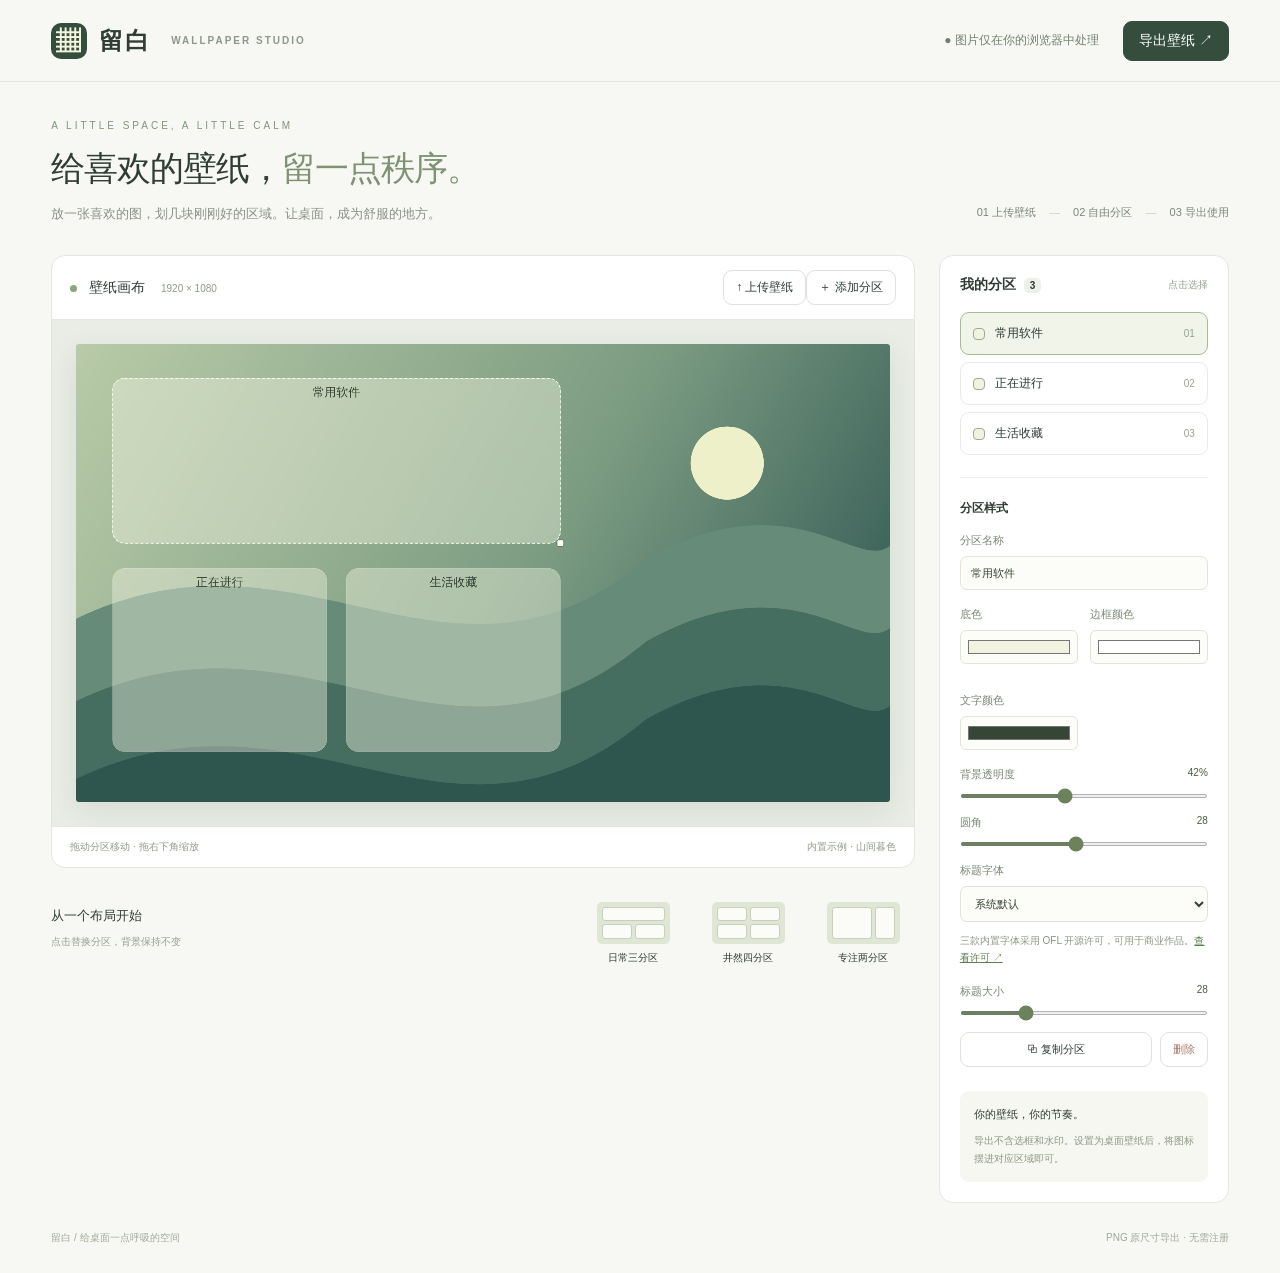
<file: site/index.html>
<!doctype html>
<html lang="zh-CN"><head><meta charset="UTF-8"><meta name="viewport" content="width=device-width,initial-scale=1"><title>留白 · 壁纸分区工坊</title><link rel="stylesheet" href="style.css?v=20260911"></head>
<body><header><a class="brand" href="./"><span class="logo">▦</span> 留白 <small>WALLPAPER STUDIO</small></a><span class="local">● 图片仅在你的浏览器中处理</span><button id="export" class="primary">导出壁纸 ↗</button></header>
<main><section class="intro"><div><p class="eyebrow">A LITTLE SPACE, A LITTLE CALM</p><h1>给喜欢的壁纸，<em>留一点秩序。</em></h1><p>放一张喜欢的图，划几块刚刚好的区域。让桌面，成为舒服的地方。</p></div><span class="step">01 上传壁纸 <i>—</i> 02 自由分区 <i>—</i> 03 导出使用</span></section>
<div class="workspace"><section class="editor"><div class="toolbar"><div><span class="dot"></span> 壁纸画布 <small id="dimensions"></small></div><div><button id="upload">↑ 上传壁纸</button><button id="add">＋ 添加分区</button></div></div><input id="file" type="file" accept="image/png,image/jpeg,image/webp" hidden><div id="stage"><canvas id="canvas" tabindex="0" aria-label="壁纸编辑画布，可拖动分区，拖右下角调整大小"></canvas></div><div class="canvas-footer"><span>拖动分区移动 · 拖右下角缩放</span><span id="imageName">内置示例 · 山间暮色</span></div><div class="templates"><div><strong>从一个布局开始</strong><p>点击替换分区，背景保持不变</p></div><button data-layout="three"><span class="mini three"><i></i><i></i><i></i></span>日常三分区</button><button data-layout="four"><span class="mini four"><i></i><i></i><i></i><i></i></span>井然四分区</button><button data-layout="focus"><span class="mini focus"><i></i><i></i></span>专注两分区</button></div></section>
<aside><div class="panel-head"><h2>我的分区 <span id="count"></span></h2><span>点击选择</span></div><div id="zones"></div><div id="properties"><div class="divider"></div><h3>分区样式</h3><label>分区名称<input id="title" maxlength="32" placeholder="例如：正在进行"></label><div class="two"><label>底色<input id="color" type="color"></label><label>边框颜色<input id="borderColor" type="color"></label><label>文字颜色<input id="textColor" type="color"></label></div><label class="range-label">背景透明度 <output id="opacityValue"></output><input id="opacity" type="range" min="0" max="100"></label><label class="range-label">圆角 <output id="radiusValue"></output><input id="radius" type="range" min="0" max="60"></label><label>标题字体<select id="family"><option value="system">系统默认</option><option value="xiaowei">站酷小薇体 · 文艺</option><option value="kuaile">站酷快乐体 · 活泼</option><option value="mashan">马善政楷书 · 书写</option></select></label><p class="font-license">三款内置字体采用 OFL 开源许可，可用于商业作品。<a href="fonts/licenses.html" target="_blank" rel="noopener">查看许可 ↗</a></p><label class="range-label">标题大小 <output id="fontValue"></output><input id="font" type="range" min="16" max="64"></label><div class="actions"><button id="duplicate">⧉ 复制分区</button><button id="delete" class="danger">删除</button></div></div><div id="empty" hidden>添加一个分区，开始设计你的桌面。</div><div class="note"><strong>你的壁纸，你的节奏。</strong><p>导出不含选框和水印。设置为桌面壁纸后，将图标摆进对应区域即可。</p></div></aside></div><footer><span>留白 / 给桌面一点呼吸的空间</span><span>PNG 原尺寸导出 · 无需注册</span></footer></main><div id="toast" role="status"></div><script src="palette.js?v=20260913-colors1"></script><script src="app.js?v=20260913-colors1"></script></body></html>
</file>
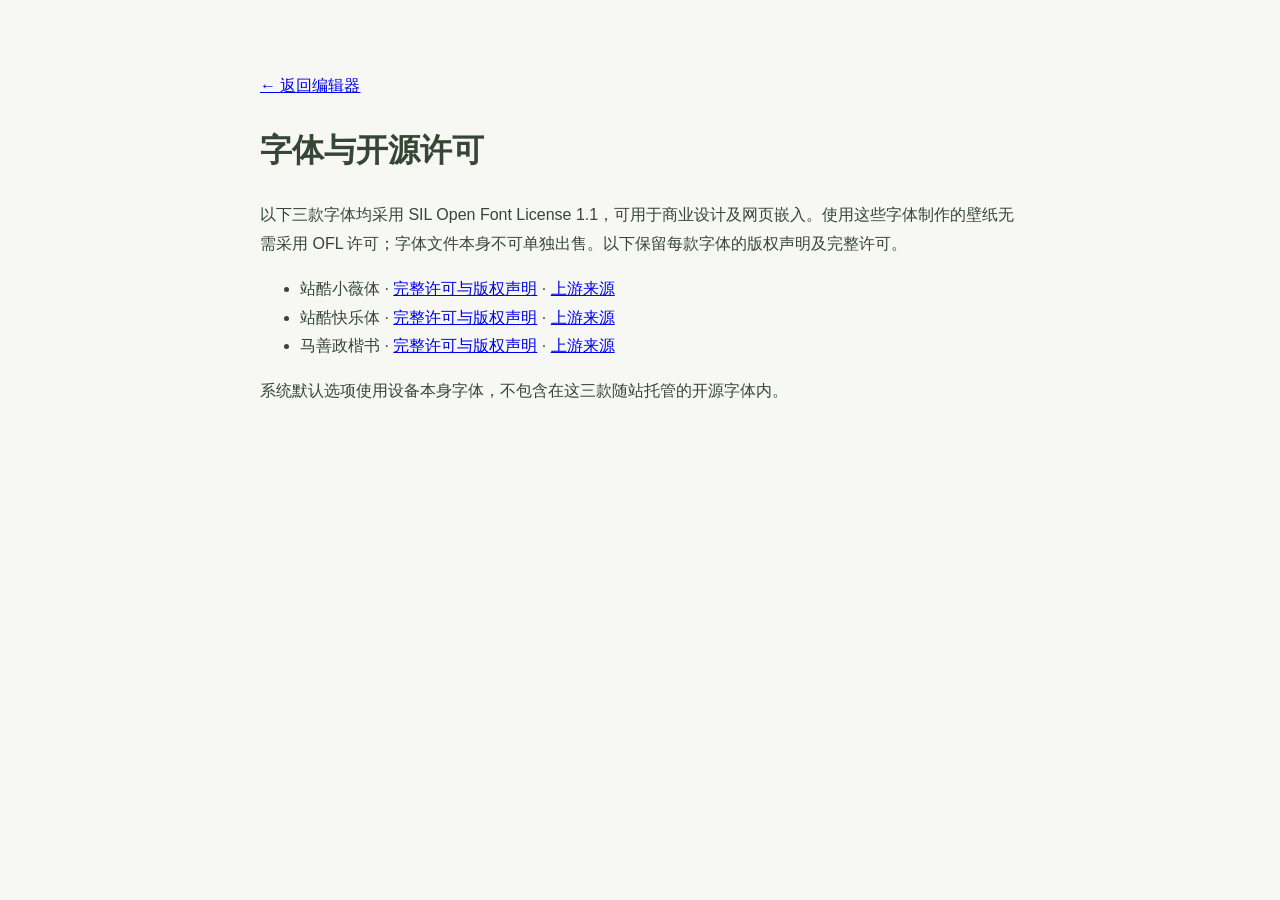
<file: site/fonts/licenses.html>
<!doctype html><html lang="zh-CN"><meta charset="utf-8"><meta name="viewport" content="width=device-width,initial-scale=1"><title>字体许可 · 留白</title><body style="max-width:760px;margin:48px auto;padding:24px;font:16px/1.8 sans-serif;color:#354636;background:#f7f8f4"><a href="../">← 返回编辑器</a><h1>字体与开源许可</h1><p>以下三款字体均采用 SIL Open Font License 1.1，可用于商业设计及网页嵌入。使用这些字体制作的壁纸无需采用 OFL 许可；字体文件本身不可单独出售。以下保留每款字体的版权声明及完整许可。</p><ul><li>站酷小薇体 · <a href="zcoolxiaowei-OFL.txt">完整许可与版权声明</a> · <a href="https://github.com/google/fonts/tree/main/ofl/zcoolxiaowei">上游来源</a></li><li>站酷快乐体 · <a href="zcoolkuaile-OFL.txt">完整许可与版权声明</a> · <a href="https://github.com/google/fonts/tree/main/ofl/zcoolkuaile">上游来源</a></li><li>马善政楷书 · <a href="mashanzheng-OFL.txt">完整许可与版权声明</a> · <a href="https://github.com/google/fonts/tree/main/ofl/mashanzheng">上游来源</a></li></ul><p>系统默认选项使用设备本身字体，不包含在这三款随站托管的开源字体内。</p></body></html>
</file>
<file: site/style.css>
*{box-sizing:border-box}body{margin:0;color:#303c35;background:#f7f8f4;font:14px -apple-system,BlinkMacSystemFont,"Segoe UI","PingFang SC",sans-serif}button,input{font:inherit}button{cursor:pointer;border:1px solid #dde3db;background:white;border-radius:9px;padding:10px 15px;color:inherit;transition:background .15s}button:hover{background:#eaf0e7}button:focus-visible,input:focus-visible,canvas:focus-visible{outline:3px solid #91ad7a;outline-offset:3px}.primary{background:#344d3d;color:white;border-color:#344d3d}.primary:hover{background:#47664f}header{height:82px;border-bottom:1px solid #e3e7df;display:flex;align-items:center;padding:0 4%;gap:24px}.brand{color:inherit;text-decoration:none;display:flex;align-items:center;gap:12px;font-size:24px;font-weight:650;letter-spacing:2px}.logo{display:grid;place-items:center;background:#344d3d;color:#f4f4df;width:36px;height:36px;border-radius:10px}.brand small{font-size:10px;letter-spacing:2px;color:#8d978c;margin-left:8px}.local{margin-left:auto;color:#71816f;font-size:12px}main{max-width:1600px;margin:auto;padding:38px 4% 0}.intro{display:flex;justify-content:space-between;align-items:end;gap:24px;margin-bottom:32px}.eyebrow{font-size:10px;letter-spacing:3px;color:#84937d;margin:0 0 15px}h1{font-weight:550;font-size:34px;letter-spacing:-1px;margin:0 0 12px}h1 em{font-style:normal;color:#7f9274}.intro p:not(.eyebrow){color:#8a9187;font-size:13px;margin-bottom:0}.step{color:#7b8777;font-size:11px;white-space:nowrap;padding-bottom:3px}.step i{font-style:normal;color:#c9d2c1;margin:0 10px}.workspace{display:grid;grid-template-columns:minmax(0,1fr) 290px;gap:24px;align-items:start}.editor{min-width:0}.toolbar{display:flex;justify-content:space-between;align-items:center;background:#fff;border:1px solid #e3e7df;border-radius:14px 14px 0 0;padding:14px 18px;gap:12px}.toolbar button{padding:8px 12px;font-size:12px}.toolbar small{font-size:10px;color:#919b8c;margin-left:12px}.dot{display:inline-block;background:#8aa77b;width:7px;height:7px;border-radius:50%;margin-right:8px}#stage{background:#e9ede5;padding:24px;min-height:250px;display:grid;place-items:center;border-left:1px solid #e0e5db;border-right:1px solid #e0e5db}canvas{max-width:100%;max-height:62vh;object-fit:contain;box-shadow:0 9px 30px #2d432d18;touch-action:none;display:block;border-radius:3px}.canvas-footer{display:flex;justify-content:space-between;gap:14px;background:white;padding:13px 18px;border:1px solid #e3e7df;border-radius:0 0 14px 14px;font-size:10px;color:#929b8c}.templates{display:flex;align-items:center;gap:12px;margin-top:23px}.templates>div{margin-right:auto}.templates strong{font-size:13px;font-weight:550}.templates p{font-size:10px;color:#969e8f}.templates button{padding:10px 14px;font-size:10px;background:transparent;border-color:transparent}.templates button:hover{background:#edf0e8;border-color:#d5dfcc}.mini{display:grid;width:73px;height:42px;gap:3px;margin:0 auto 7px;background:#dfe6d5;padding:5px;border-radius:5px;grid-template-columns:1fr 1fr}.mini i{background:#fbfcf7;border:1px solid #c5d1b9;border-radius:3px}.three i:first-child{grid-column:span 2}.focus{grid-template-columns:2fr 1fr}aside{border:1px solid #e3e7df;border-radius:14px;background:#fff;padding:20px}.panel-head{display:flex;align-items:center;justify-content:space-between;margin-bottom:18px}h2{font-size:14px;margin:0}#count{background:#eef1e9;padding:2px 6px;border-radius:5px;font-size:10px;margin-left:4px}.panel-head>span{font-size:10px;color:#99a08f}#zones{display:grid;gap:7px}.zone-item{display:flex;align-items:center;width:100%;text-align:left;font-size:12px;padding:12px;border-color:#e9ece5;gap:10px}.zone-item.active{background:#f0f4e9;border-color:#a8ba95}.zone-item .swatch{width:12px;height:12px;border:1px solid #9fa996;border-radius:4px;flex-shrink:0}.zone-item .name{overflow:hidden;text-overflow:ellipsis;white-space:nowrap}.zone-item .num{margin-left:auto;color:#99a28f;font-size:10px}.divider{height:1px;background:#ecefe8;margin:22px 0}h3{font-size:12px;font-weight:600;margin:0 0 16px}label{display:block;font-size:11px;color:#7b8776;margin-bottom:17px}input[type=text],input:not([type]){width:100%;border:1px solid #e0e5da;padding:10px;border-radius:7px;display:block;margin-top:8px;color:#354330;background:#fcfdf9}.two{display:grid;grid-template-columns:1fr 1fr;gap:12px}input[type=color]{display:block;width:100%;height:34px;border:1px solid #e0e5da;background:#fcfdf9;padding:5px;border-radius:6px;margin-top:8px}input[type=range]{width:100%;display:block;margin:12px 0 0;accent-color:#6c825c;height:4px}output{float:right;font-size:10px;color:#45593c}.actions{display:flex;gap:8px}.actions button{font-size:11px;padding:9px 12px}.actions button:first-child{flex:1}.danger{color:#a37669}.note{background:#f6f7f1;padding:14px;border-radius:9px;margin-top:24px}.note strong{font-size:11px;font-weight:550}.note p{font-size:10px;line-height:1.8;color:#8d9783;margin-bottom:0}footer{display:flex;justify-content:space-between;color:#a1a898;font-size:10px;padding:28px 0}#toast{position:fixed;bottom:28px;left:50%;transform:translateX(-50%);background:#344d3d;color:white;padding:12px 20px;border-radius:10px;display:none;z-index:10}#empty{padding:20px 0;color:#899481;font-size:12px}@media(max-width:1000px){.step,.brand small{display:none}.workspace{grid-template-columns:minmax(0,1fr) 250px}main{padding:28px 3%}.templates{flex-wrap:wrap}.templates>div{width:100%}h1{font-size:28px}}@media(max-width:720px){header{height:70px;padding:0 5%}.local{display:none}header .primary{margin-left:auto}.workspace{grid-template-columns:1fr}.intro{margin-bottom:24px}h1{font-size:25px}.intro p:not(.eyebrow){line-height:1.8}#stage{padding:12px;min-height:180px}.toolbar{padding:12px}.toolbar small{display:none}.toolbar button{padding:8px}.canvas-footer{font-size:9px}.templates{margin-bottom:8px}aside{padding:18px}.note{margin-top:18px}footer{gap:20px;line-height:1.8}}

select{width:100%;margin-top:8px;padding:10px;border:1px solid #e0e5da;border-radius:7px;background:#fcfdf9;color:#354330;font:inherit}.font-license{font-size:10px;line-height:1.7;color:#8d9783;margin:-7px 0 18px}.font-license a{color:#607c50}select:focus-visible{outline:3px solid #91ad7a;outline-offset:3px}
</file>
